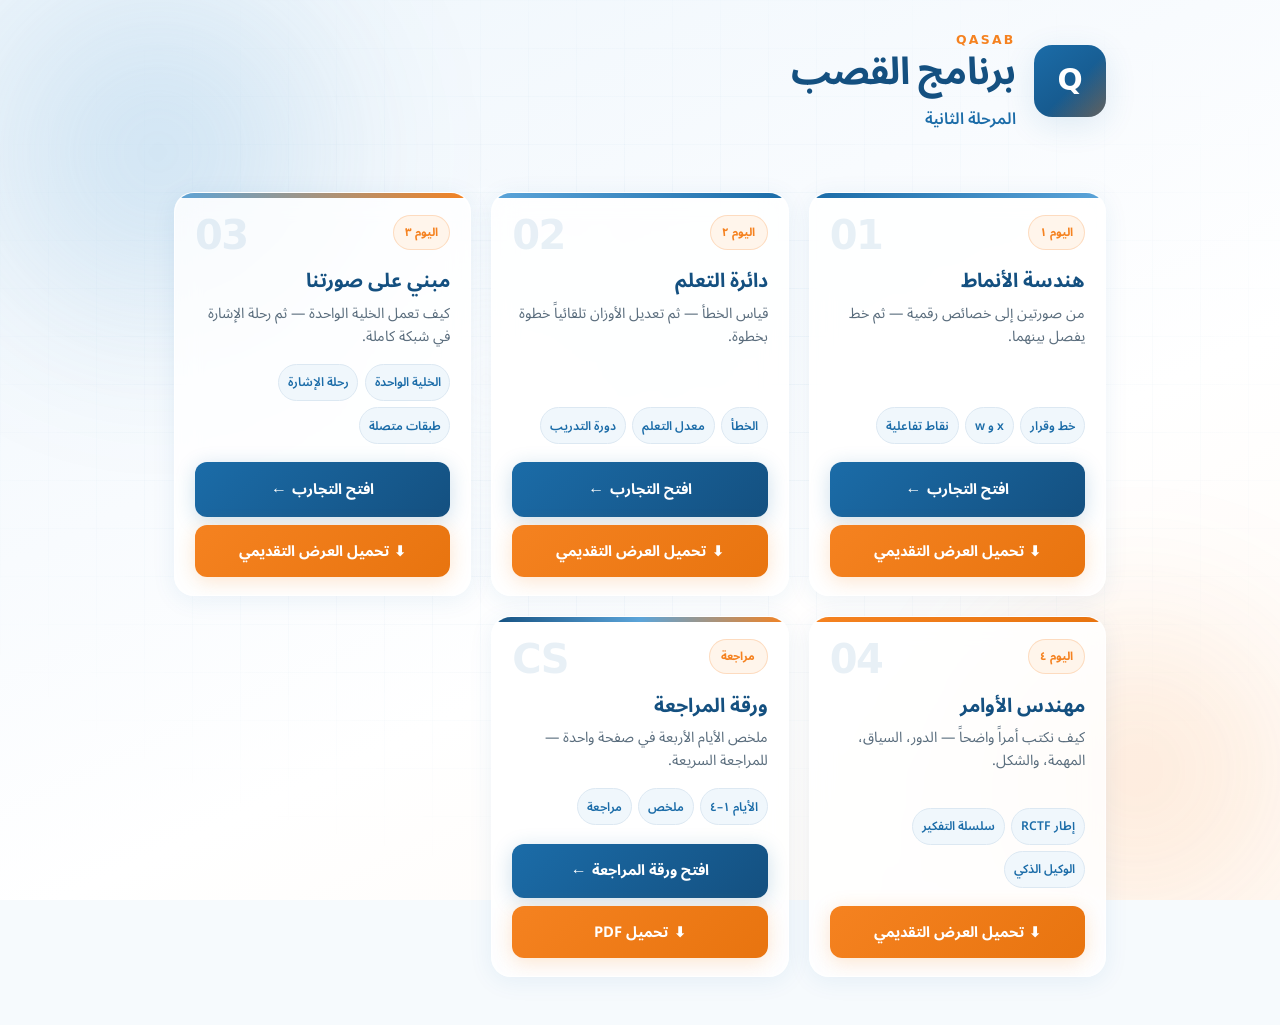
<file: web/index.html>
<!DOCTYPE html>
<html lang="ar" dir="rtl" class="hub-page">
<head>
  <meta charset="UTF-8" />
  <meta name="viewport" content="width=device-width, initial-scale=1.0" />
  <title>برنامج القصب — المرحلة الثانية</title>
  <link rel="preconnect" href="https://fonts.googleapis.com" />
  <link href="https://fonts.googleapis.com/css2?family=Noto+Sans+Arabic:wght@400;600;700&display=swap" rel="stylesheet" />
  <link rel="stylesheet" href="css/qasab.css" />
</head>
<body class="hub-page">
  <div class="hub-bg" aria-hidden="true">
    <div class="hub-bg-grid"></div>
    <div class="hub-bg-glow hub-bg-glow--blue"></div>
    <div class="hub-bg-glow hub-bg-glow--orange"></div>
    <div class="hub-bg-glow hub-bg-glow--soft"></div>
  </div>
  <div class="hub-shell">
    <header class="hub-hero">
      <div class="hub-brand-block">
        <div class="brand-mark brand-mark--lg" aria-hidden="true">
          <span class="brand-mark-inner">Q</span>
        </div>
        <div class="hub-titles">
          <p class="hub-brand-en">QASAB</p>
          <h1>برنامج القصب</h1>
          <p class="hub-stage">المرحلة الثانية</p>
        </div>
      </div>
    </header>

    <main class="hub-days">
      <article class="day-card day-card--1">
        <div class="day-card-top">
          <span class="day-card-badge">اليوم ١</span>
          <span class="day-card-num">01</span>
        </div>
        <h2>هندسة الأنماط</h2>
        <p class="day-card-desc">من صورتين إلى خصائص رقمية — ثم خط يفصل بينهما.</p>
        <ul class="day-tags">
          <li>خط وقرار</li>
          <li>x و w</li>
          <li>نقاط تفاعلية</li>
        </ul>
        <div class="day-card-actions">
          <a class="day-card-btn day-card-btn--primary" href="day-1.html">افتح التجارب</a>
          <a
            class="day-card-btn day-card-btn--dl"
            href="slides/day-1.pdf"
            download="1هندسة_الأنماط.pdf"
          >تحميل العرض التقديمي</a>
        </div>
      </article>

      <article class="day-card day-card--2">
        <div class="day-card-top">
          <span class="day-card-badge">اليوم ٢</span>
          <span class="day-card-num">02</span>
        </div>
        <h2>دائرة التعلم</h2>
        <p class="day-card-desc">قياس الخطأ — ثم تعديل الأوزان تلقائياً خطوة بخطوة.</p>
        <ul class="day-tags">
          <li>الخطأ</li>
          <li>معدل التعلم</li>
          <li>دورة التدريب</li>
        </ul>
        <div class="day-card-actions">
          <a class="day-card-btn day-card-btn--primary" href="day-2.html">افتح التجارب</a>
          <a
            class="day-card-btn day-card-btn--dl"
            href="slides/day-2.pdf"
            download="2دائرة_التعلم.pdf"
          >تحميل العرض التقديمي</a>
        </div>
      </article>

      <article class="day-card day-card--3">
        <div class="day-card-top">
          <span class="day-card-badge">اليوم ٣</span>
          <span class="day-card-num">03</span>
        </div>
        <h2>مبني على صورتنا</h2>
        <p class="day-card-desc">كيف تعمل الخلية الواحدة — ثم رحلة الإشارة في شبكة كاملة.</p>
        <ul class="day-tags">
          <li>الخلية الواحدة</li>
          <li>رحلة الإشارة</li>
          <li>طبقات متصلة</li>
        </ul>
        <div class="day-card-actions">
          <a class="day-card-btn day-card-btn--primary" href="day-3.html">افتح التجارب</a>
          <a
            class="day-card-btn day-card-btn--dl"
            href="slides/day-3.pdf"
            download="3مبني_على_صورتنا.pdf"
          >تحميل العرض التقديمي</a>
        </div>
      </article>

      <article class="day-card day-card--4">
        <div class="day-card-top">
          <span class="day-card-badge">اليوم ٤</span>
          <span class="day-card-num">04</span>
        </div>
        <h2>مهندس الأوامر</h2>
        <p class="day-card-desc">كيف نكتب أمراً واضحاً — الدور، السياق، المهمة، والشكل.</p>
        <ul class="day-tags">
          <li>إطار RCTF</li>
          <li>سلسلة التفكير</li>
          <li>الوكيل الذكي</li>
        </ul>
        <div class="day-card-actions">
          <a
            class="day-card-btn day-card-btn--dl"
            href="slides/day-4.pdf"
            download="4مهندس_الأوامر.pdf"
          >تحميل العرض التقديمي</a>
        </div>
      </article>

      <article class="day-card day-card--cheatsheet">
        <div class="day-card-top">
          <span class="day-card-badge">مراجعة</span>
          <span class="day-card-num">CS</span>
        </div>
        <h2>ورقة المراجعة</h2>
        <p class="day-card-desc">ملخص الأيام الأربعة في صفحة واحدة — للمراجعة السريعة.</p>
        <ul class="day-tags">
          <li>الأيام ١–٤</li>
          <li>ملخص</li>
          <li>مراجعة</li>
        </ul>
        <div class="day-card-actions">
          <a class="day-card-btn day-card-btn--primary" href="cheatsheet.html">افتح ورقة المراجعة</a>
          <a
            class="day-card-btn day-card-btn--dl"
            href="slides/cheatsheet.pdf"
            download="ورقة_المراجعة.pdf"
          >تحميل PDF</a>
        </div>
      </article>
    </main>
  </div>
  <script type="module">
    document.querySelectorAll("a.day-card-btn--dl").forEach((btn) => {
      btn.addEventListener("click", async (e) => {
        e.preventDefault();
        const url = btn.getAttribute("href");
        const name = btn.getAttribute("download") || "presentation.pdf";
        try {
          const res = await fetch(url);
          const blob = await res.blob();
          const objectUrl = URL.createObjectURL(blob);
          const a = document.createElement("a");
          a.href = objectUrl;
          a.download = name;
          document.body.appendChild(a);
          a.click();
          a.remove();
          URL.revokeObjectURL(objectUrl);
        } catch {
          window.location.assign(url);
        }
      });
    });
  </script>
</body>
</html>
</file>
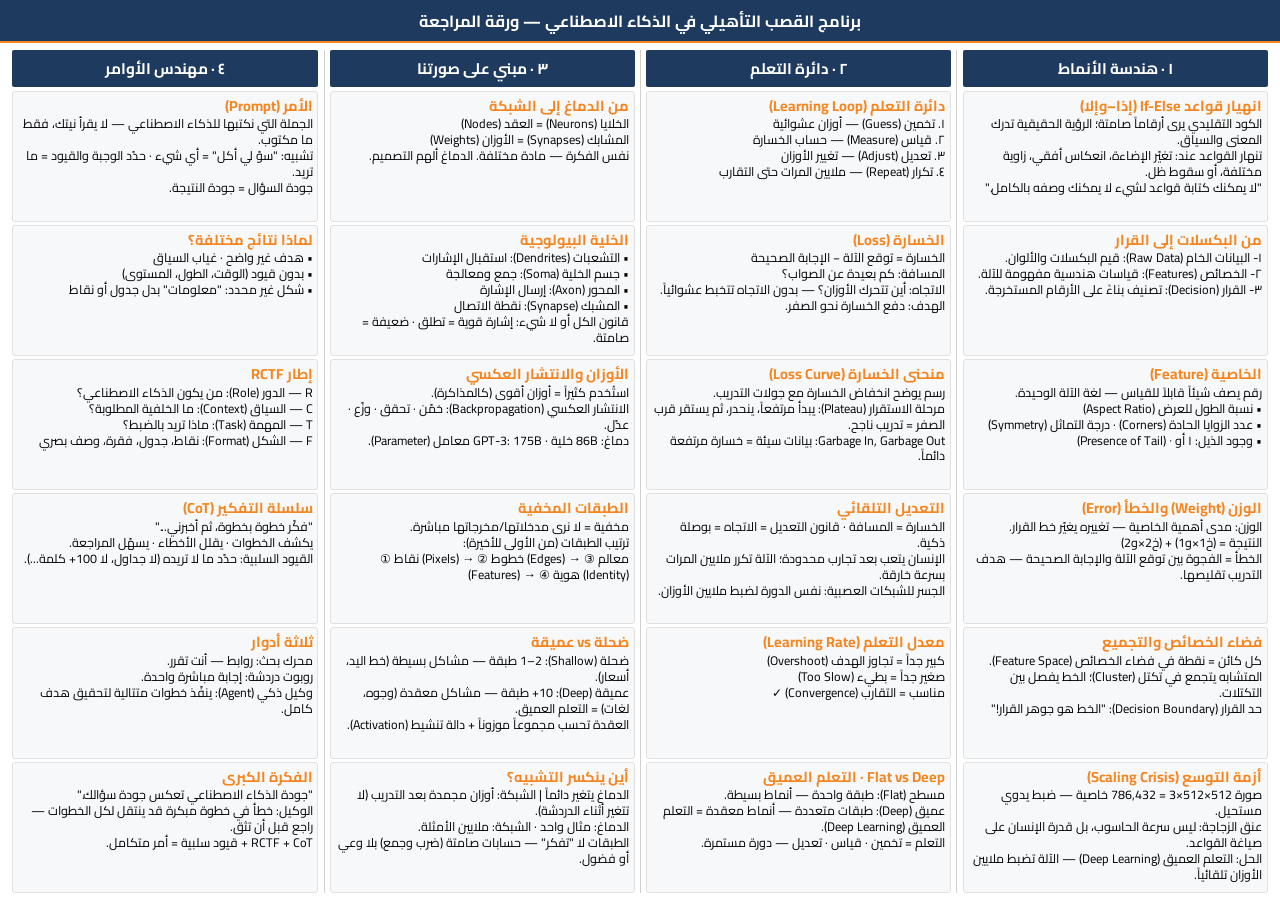
<file: cheatsheet/cheatsheet.html>
<!DOCTYPE html>
<html lang="ar" dir="rtl">
<head>
    <meta charset="UTF-8">
    <meta name="viewport" content="width=device-width, initial-scale=1.0" />
    <title>برنامج القصب التأهيلي في الذكاء الاصطناعي — ورقة المراجعة</title>
    <link rel="preconnect" href="https://fonts.googleapis.com" />
    <link href="https://fonts.googleapis.com/css2?family=Cairo:wght@400;700&display=swap" rel="stylesheet" />
    <style>
        :root {
            --header-h: clamp(2rem, 4.8dvh, 3rem);
            --page-pad: clamp(0.25rem, 0.8dvh, 0.6rem);
            --col-gap: clamp(0.15rem, 0.35dvh, 0.4rem);
            --card-pad: clamp(0.2rem, 0.55dvh, 0.45rem);
        }

        * {
            box-sizing: border-box;
        }

        html,
        body {
            font-family: 'Cairo', sans-serif;
            background-color: white;
            color: black;
            margin: 0;
            padding: 0;
            width: 100%;
            height: 100%;
            overflow: hidden;
            -webkit-print-color-adjust: exact;
            print-color-adjust: exact;
        }

        .sheet {
            display: flex;
            flex-direction: column;
            width: 100vw;
            height: 100dvh;
            overflow: hidden;
        }

        .header-banner {
            flex: 0 0 var(--header-h);
            background-color: #1E3A5F;
            color: white;
            display: flex;
            align-items: center;
            justify-content: center;
            font-size: clamp(0.75rem, 1.8dvh, 1.15rem);
            font-weight: bold;
            border-bottom: 2px solid #F5851F;
            -webkit-print-color-adjust: exact;
            print-color-adjust: exact;
        }

        .main-container {
            flex: 1;
            min-height: 0;
            display: grid;
            grid-template-columns: repeat(4, 1fr);
            padding: var(--page-pad);
            gap: 0;
            overflow: hidden;
        }

        .column {
            display: flex;
            flex-direction: column;
            min-height: 0;
            padding: 0 clamp(0.15rem, 0.4vw, 0.35rem);
            border-left: 1px solid #d0d0d0;
            overflow: hidden;
        }

        .column:last-child {
            border-left: none;
        }

        .col-header {
            flex: 0 0 auto;
            background-color: #1E3A5F;
            color: white;
            font-size: calc(var(--font-factor, 1.15) * 1.35dvh);
            font-weight: bold;
            text-align: center;
            padding: clamp(0.15rem, 0.45dvh, 0.35rem) 0.25rem;
            margin-bottom: var(--col-gap);
            border-radius: 2px;
            -webkit-print-color-adjust: exact;
            print-color-adjust: exact;
        }

        .cards {
            flex: 1;
            min-height: 0;
            display: flex;
            flex-direction: column;
            gap: var(--col-gap);
            overflow: hidden;
        }

        .card {
            flex: 1 1 0;
            min-height: 0;
            display: flex;
            flex-direction: column;
            background-color: #F7F8FA;
            border: 1px solid #E0E0E0;
            border-radius: 3px;
            padding: var(--card-pad);
            overflow: hidden;
            -webkit-print-color-adjust: exact;
            print-color-adjust: exact;
        }

        .card-title {
            flex: 0 0 auto;
            color: #F5851F;
            font-size: calc(var(--font-factor, 1.15) * 1.28dvh);
            font-weight: bold;
            margin: 0 0 clamp(0.1rem, 0.25dvh, 0.2rem);
            line-height: 1.2;
            -webkit-print-color-adjust: exact;
            print-color-adjust: exact;
        }

        .card-body {
            flex: 1;
            min-height: 0;
            font-size: calc(var(--font-factor, 1.15) * 1.1dvh);
            margin: 0;
            line-height: 1.28;
            overflow: hidden;
        }

        .card-body .seq {
            direction: ltr;
            unicode-bidi: embed;
            display: inline;
        }

        .bold-text {
            font-weight: bold;
        }

        @page {
            size: A4 landscape;
            margin: 0;
        }

        @media print {
            html,
            body {
                width: 297mm;
                height: 210mm;
                overflow: hidden;
            }

            .sheet {
                width: 297mm;
                height: 210mm;
            }

            .header-banner,
            .col-header {
                background-color: #1E3A5F !important;
                color: #ffffff !important;
                -webkit-print-color-adjust: exact !important;
                print-color-adjust: exact !important;
            }

            .card {
                background-color: #F7F8FA !important;
                -webkit-print-color-adjust: exact !important;
                print-color-adjust: exact !important;
                page-break-inside: avoid;
            }

            .card-title {
                color: #F5851F !important;
            }

            .main-container,
            .column,
            .cards {
                page-break-inside: avoid;
            }
        }
    </style>
</head>
<body>

<div class="sheet">
    <div class="header-banner">
        برنامج القصب التأهيلي في الذكاء الاصطناعي — ورقة المراجعة
    </div>

    <div class="main-container">
        <div class="column">
            <div class="col-header">١ · هندسة الأنماط</div>
            <div class="cards">
            <div class="card">
                <h3 class="card-title">انهيار قواعد If-Else (إذا–وإلا)</h3>
                <p class="card-body">
                    الكود التقليدي يرى أرقاماً صامتة؛ الرؤية الحقيقية تدرك المعنى والسياق.<br>
                    تنهار القواعد عند: تغيّر الإضاءة، انعكاس أفقي، زاوية مختلفة، أو سقوط ظل.<br>
                    "لا يمكنك كتابة قواعد لشيء لا يمكنك وصفه بالكامل."
                </p>
            </div>

            <div class="card">
                <h3 class="card-title">من البكسلات إلى القرار</h3>
                <p class="card-body">
                    ١- البيانات الخام (Raw Data): قيم البكسلات والألوان.<br>
                    ٢- الخصائص (Features): قياسات هندسية مفهومة للآلة.<br>
                    ٣- القرار (Decision): تصنيف بناءً على الأرقام المستخرجة.
                </p>
            </div>

            <div class="card">
                <h3 class="card-title">الخاصية (Feature)</h3>
                <p class="card-body">
                    رقم يصف شيئاً قابلاً للقياس — لغة الآلة الوحيدة.<br>
                    • نسبة الطول للعرض (Aspect Ratio)<br>
                    • عدد الزوايا الحادة (Corners) · درجة التماثل (Symmetry)<br>
                    • وجود الذيل: ١ أو ٠ (Presence of Tail)
                </p>
            </div>

            <div class="card">
                <h3 class="card-title">الوزن (Weight) والخطأ (Error)</h3>
                <p class="card-body">
                    الوزن: مدى أهمية الخاصية — تغييره يغيّر خط القرار.<br>
                    النتيجة = (خ1×و1) + (خ2×و2)<br>
                    الخطأ = الفجوة بين توقع الآلة والإجابة الصحيحة — هدف التدريب تقليصها.
                </p>
            </div>

            <div class="card">
                <h3 class="card-title">فضاء الخصائص والتجميع</h3>
                <p class="card-body">
                    كل كائن = نقطة في فضاء الخصائص (Feature Space).<br>
                    المتشابه يتجمع في تكتل (Cluster)؛ الخط يفصل بين التكتلات.<br>
                    حد القرار (Decision Boundary): "الخط هو جوهر القرار!"
                </p>
            </div>

            <div class="card">
                <h3 class="card-title">أزمة التوسع (Scaling Crisis)</h3>
                <p class="card-body">
                    صورة 512×512×3 = 786,432 خاصية — ضبط يدوي مستحيل.<br>
                    عنق الزجاجة: ليس سرعة الحاسوب، بل قدرة الإنسان على صياغة القواعد.<br>
                    الحل: التعلم العميق (Deep Learning) — الآلة تضبط ملايين الأوزان تلقائياً.
                </p>
            </div>
            </div>
        </div>

        <div class="column">
            <div class="col-header">٢ · دائرة التعلم</div>
            <div class="cards">
            <div class="card">
                <h3 class="card-title">دائرة التعلم (Learning Loop)</h3>
                <p class="card-body">
                    ١. تخمين (Guess) — أوزان عشوائية<br>
                    ٢. قياس (Measure) — حساب الخسارة<br>
                    ٣. تعديل (Adjust) — تغيير الأوزان<br>
                    ٤. تكرار (Repeat) — ملايين المرات حتى التقارب
                </p>
            </div>

            <div class="card">
                <h3 class="card-title">الخسارة (Loss)</h3>
                <p class="card-body">
                    الخسارة = توقع الآلة − الإجابة الصحيحة<br>
                    المسافة: كم بعيدة عن الصواب؟<br>
                    الاتجاه: أين تتحرك الأوزان؟ — بدون الاتجاه تتخبط عشوائياً.<br>
                    الهدف: دفع الخسارة نحو الصفر.
                </p>
            </div>

            <div class="card">
                <h3 class="card-title">منحنى الخسارة (Loss Curve)</h3>
                <p class="card-body">
                    رسم يوضح انخفاض الخسارة مع جولات التدريب.<br>
                    مرحلة الاستقرار (Plateau): يبدأ مرتفعاً، ينحدر، ثم يستقر قرب الصفر = تدريب ناجح.<br>
                    Garbage In, Garbage Out: بيانات سيئة = خسارة مرتفعة دائماً.
                </p>
            </div>

            <div class="card">
                <h3 class="card-title">التعديل التلقائي</h3>
                <p class="card-body">
                    الخسارة = المسافة · قانون التعديل = الاتجاه = بوصلة ذكية.<br>
                    الإنسان يتعب بعد تجارب محدودة؛ الآلة تكرر ملايين المرات بسرعة خارقة.<br>
                    الجسر للشبكات العصبية: نفس الدورة لضبط ملايين الأوزان.
                </p>
            </div>

            <div class="card">
                <h3 class="card-title">معدل التعلم (Learning Rate)</h3>
                <p class="card-body">
                    كبير جداً = تجاوز الهدف (Overshoot)<br>
                    صغير جداً = بطيء (Too Slow)<br>
                    مناسب = التقارب (Convergence) ✓
                </p>
            </div>

            <div class="card">
                <h3 class="card-title">Flat vs Deep · التعلم العميق</h3>
                <p class="card-body">
                    مسطح (Flat): طبقة واحدة — أنماط بسيطة.<br>
                    عميق (Deep): طبقات متعددة — أنماط معقدة = التعلم العميق (Deep Learning).<br>
                    التعلم = <span class="seq">تخمين · قياس · تعديل</span> — دورة مستمرة.
                </p>
            </div>
            </div>
        </div>

        <div class="column">
            <div class="col-header">٣ · مبني على صورتنا</div>
            <div class="cards">
            <div class="card">
                <h3 class="card-title">من الدماغ إلى الشبكة</h3>
                <p class="card-body">
                    الخلايا (Neurons) = العقد (Nodes)<br>
                    المشابك (Synapses) = الأوزان (Weights)<br>
                    نفس الفكرة — مادة مختلفة. الدماغ ألهم التصميم.
                </p>
            </div>

            <div class="card">
                <h3 class="card-title">الخلية البيولوجية</h3>
                <p class="card-body">
                    • التشعبات (Dendrites): استقبال الإشارات<br>
                    • جسم الخلية (Soma): جمع ومعالجة<br>
                    • المحور (Axon): إرسال الإشارة<br>
                    • المشبك (Synapse): نقطة الاتصال<br>
                    قانون الكل أو لا شيء: إشارة قوية = تطلق · ضعيفة = صامتة.
                </p>
            </div>

            <div class="card">
                <h3 class="card-title">الأوزان والانتشار العكسي</h3>
                <p class="card-body">
                    استُخدم كثيراً = أوزان أقوى (كالمذاكرة).<br>
                    الانتشار العكسي (Backpropagation): <span class="seq">خمّن · تحقق · وزّع · عدّل</span>.<br>
                    دماغ: 86B خلية · GPT-3: 175B معامل (Parameter).
                </p>
            </div>

            <div class="card">
                <h3 class="card-title">الطبقات المخفية</h3>
                <p class="card-body">
                    مخفية = لا نرى مدخلاتها/مخرجاتها مباشرة.<br>
                    ترتيب الطبقات (من الأولى للأخيرة):<br>
                    <span class="seq">① نقاط (Pixels) → ② خطوط (Edges) → ③ معالم (Features) → ④ هوية (Identity)</span>
                </p>
            </div>

            <div class="card">
                <h3 class="card-title">ضحلة vs عميقة</h3>
                <p class="card-body">
                    ضحلة (Shallow): 1–2 طبقة — مشاكل بسيطة (خط اليد، أسعار).<br>
                    عميقة (Deep): 10+ طبقة — مشاكل معقدة (وجوه، لغات) = التعلم العميق.<br>
                    العقدة تحسب مجموعاً موزوناً + دالة تنشيط (Activation).
                </p>
            </div>

            <div class="card">
                <h3 class="card-title">أين ينكسر التشبيه؟</h3>
                <p class="card-body">
                    الدماغ يتغير دائماً | الشبكة: أوزان مجمدة بعد التدريب (لا تتغير أثناء الدردشة).<br>
                    الدماغ: مثال واحد · الشبكة: ملايين الأمثلة.<br>
                    الطبقات لا "تفكر" — حسابات صامتة (ضرب وجمع) بلا وعي أو فضول.
                </p>
            </div>
            </div>
        </div>

        <div class="column">
            <div class="col-header">٤ · مهندس الأوامر</div>
            <div class="cards">
            <div class="card">
                <h3 class="card-title">الأمر (Prompt)</h3>
                <p class="card-body">
                    الجملة التي نكتبها للذكاء الاصطناعي — لا يقرأ نيتك، فقط ما مكتوب.<br>
                    تشبيه: "سوّ لي أكل" = أي شيء · حدّد الوجبة والقيود = ما تريد.<br>
                    جودة السؤال = جودة النتيجة.
                </p>
            </div>

            <div class="card">
                <h3 class="card-title">لماذا نتائج مختلفة؟</h3>
                <p class="card-body">
                    • هدف غير واضح · غياب السياق<br>
                    • بدون قيود (الوقت، الطول، المستوى)<br>
                    • شكل غير محدد: "معلومات" بدل جدول أو نقاط
                </p>
            </div>

            <div class="card">
                <h3 class="card-title">إطار RCTF</h3>
                <p class="card-body">
                    R — الدور (Role): من يكون الذكاء الاصطناعي؟<br>
                    C — السياق (Context): ما الخلفية المطلوبة؟<br>
                    T — المهمة (Task): ماذا تريد بالضبط؟<br>
                    F — الشكل (Format): نقاط، جدول، فقرة، وصف بصري
                </p>
            </div>

            <div class="card">
                <h3 class="card-title">سلسلة التفكير (CoT)</h3>
                <p class="card-body">
                    "فكّر خطوة بخطوة، ثم أخبرني..."<br>
                    يكشف الخطوات · يقلل الأخطاء · يسهّل المراجعة.<br>
                    القيود السلبية: حدّد ما لا تريده (لا جداول، لا 100+ كلمة...).
                </p>
            </div>

            <div class="card">
                <h3 class="card-title">ثلاثة أدوار</h3>
                <p class="card-body">
                    محرك بحث: روابط — أنت تقرر.<br>
                    روبوت دردشة: إجابة مباشرة واحدة.<br>
                    وكيل ذكي (Agent): ينفّذ خطوات متتالية لتحقيق هدف كامل.
                </p>
            </div>

            <div class="card">
                <h3 class="card-title">الفكرة الكبرى</h3>
                <p class="card-body">
                    "جودة الذكاء الاصطناعي تعكس جودة سؤالك."<br>
                    الوكيل: خطأ في خطوة مبكرة قد ينتقل لكل الخطوات — راجع قبل أن تثق.<br>
                    RCTF + CoT + قيود سلبية = أمر متكامل.
                </p>
            </div>
            </div>
        </div>
    </div>
</div>

<script>
(function () {
  const root = document.documentElement;

  function cardsFit() {
    return [...document.querySelectorAll(".card-body")].every(
      (el) => el.scrollHeight <= el.clientHeight + 1
    );
  }

  function fitToScreen() {
    let factor = 1.28;
    root.style.setProperty("--font-factor", String(factor));

    while (!cardsFit() && factor > 0.82) {
      factor -= 0.02;
      root.style.setProperty("--font-factor", String(factor));
    }
  }

  window.addEventListener("load", fitToScreen);
  window.addEventListener("resize", fitToScreen);
})();
</script>

</body>
</html>
</file>
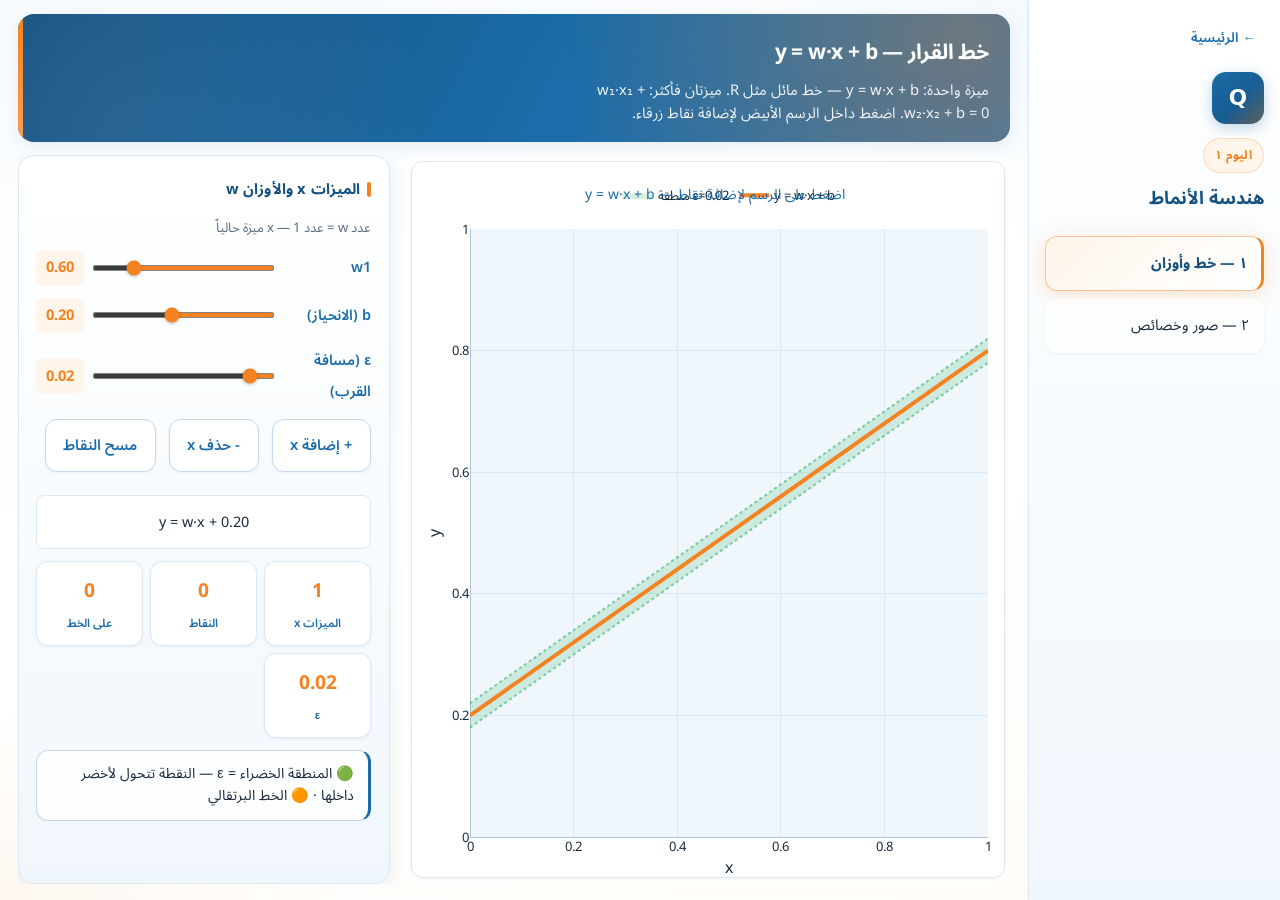
<file: web/day-1.html>
<!DOCTYPE html>
<html lang="ar" dir="rtl">
<head>
  <meta charset="UTF-8" />
  <meta name="viewport" content="width=device-width, initial-scale=1.0" />
  <title>اليوم ١ — هندسة الأنماط | برنامج القصب</title>
  <link rel="preconnect" href="https://fonts.googleapis.com" />
  <link href="https://fonts.googleapis.com/css2?family=Noto+Sans+Arabic:wght@400;600;700&display=swap" rel="stylesheet" />
  <link rel="stylesheet" href="css/qasab.css" />
  <script src="https://cdn.plot.ly/plotly-2.27.0.min.js"></script>
</head>
<body>
  <div class="app">
    <nav class="nav">
      <a class="nav-back" href="index.html">← الرئيسية</a>
      <div class="brand-mark" aria-hidden="true"><span class="brand-mark-inner">Q</span></div>
      <span class="nav-day">اليوم ١</span>
      <h1>هندسة الأنماط</h1>
      <ul class="nav-tabs" id="nav-tabs">
        <li><button type="button" class="active" data-demo="lineplay">١ — خط وأوزان</button></li>
        <li><button type="button" data-demo="images">٢ — صور وخصائص</button></li>
      </ul>
    </nav>
    <div class="content">
      <div class="header" id="demo-header">
        <h2 id="demo-title">من صورتين إلى بكسلات وخصائص</h2>
        <p id="demo-desc">ارفع صورتين مع تصنيف كل واحدة — شبكة 32×32 — ثم شغّل استخراج الخصائص.</p>
      </div>
      <div class="main">
        <div class="charts" id="charts-area"></div>
        <div class="controls" id="controls-area"></div>
      </div>
    </div>
  </div>
  <script type="module" src="js/day1.js"></script>
</body>
</html>
</file>
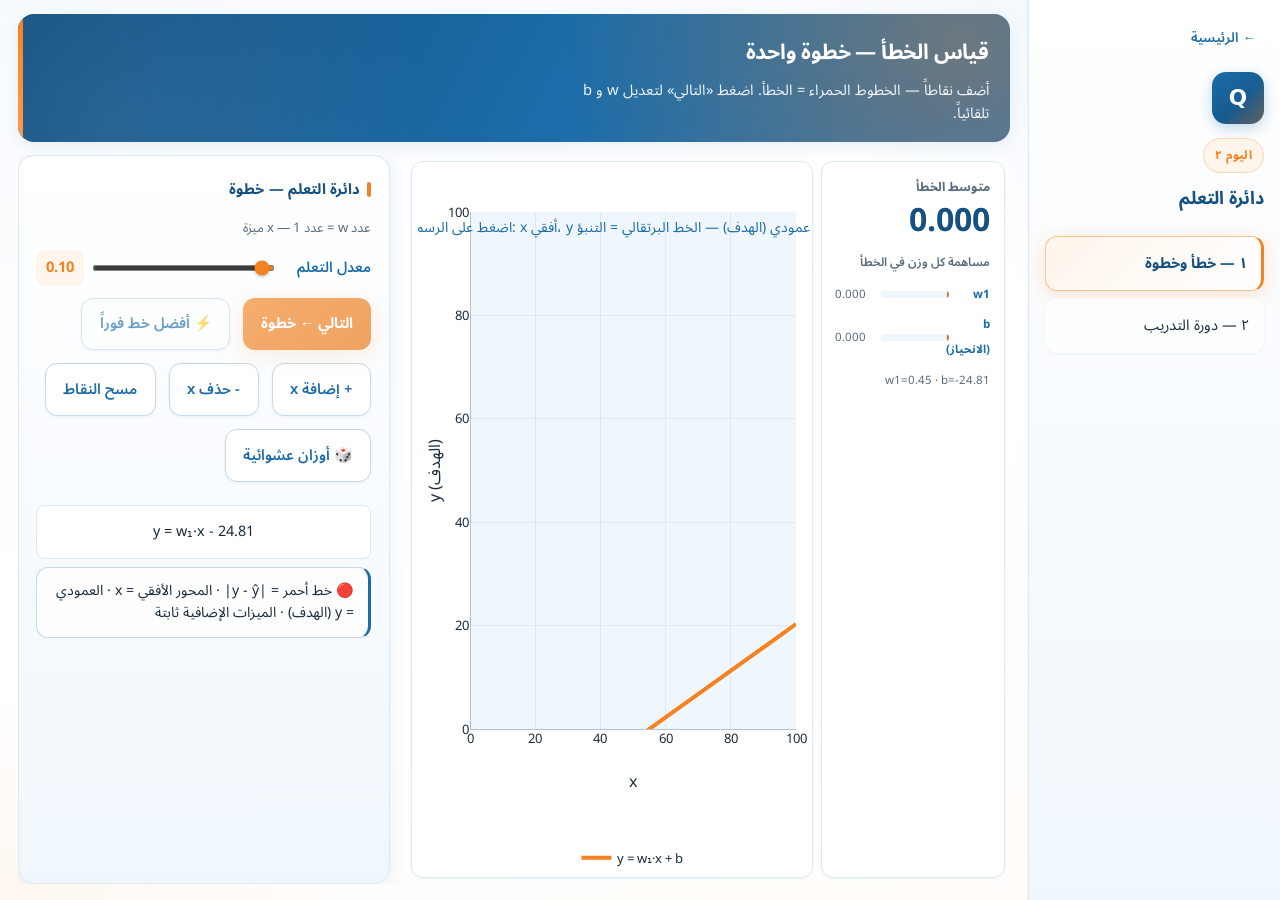
<file: web/day-2.html>
<!DOCTYPE html>
<html lang="ar" dir="rtl">
<head>
  <meta charset="UTF-8" />
  <meta name="viewport" content="width=device-width, initial-scale=1.0" />
  <title>اليوم ٢ — دائرة التعلم | برنامج القصب</title>
  <link rel="preconnect" href="https://fonts.googleapis.com" />
  <link href="https://fonts.googleapis.com/css2?family=Noto+Sans+Arabic:wght@400;600;700&display=swap" rel="stylesheet" />
  <link rel="stylesheet" href="css/qasab.css" />
  <script src="https://cdn.plot.ly/plotly-2.27.0.min.js"></script>
</head>
<body>
  <div class="app">
    <nav class="nav">
      <a class="nav-back" href="index.html">← الرئيسية</a>
      <div class="brand-mark" aria-hidden="true"><span class="brand-mark-inner">Q</span></div>
      <span class="nav-day">اليوم ٢</span>
      <h1>دائرة التعلم</h1>
      <ul class="nav-tabs" id="nav-tabs">
        <li><button type="button" class="active" data-demo="step">١ — خطأ وخطوة</button></li>
        <li><button type="button" data-demo="train">٢ — دورة التدريب</button></li>
      </ul>
    </nav>
    <div class="content">
      <div class="header" id="demo-header">
        <h2 id="demo-title">قياس الخطأ — خطوة واحدة</h2>
        <p id="demo-desc">أضف نقاطاً — الخطوط الحمراء = الخطأ — اضغط «التالي» لتعديل الأوزان تلقائياً.</p>
      </div>
      <div class="main">
        <div class="charts" id="charts-area"></div>
        <div class="controls" id="controls-area"></div>
      </div>
    </div>
  </div>
  <script type="module" src="js/day2.js"></script>
</body>
</html>
</file>
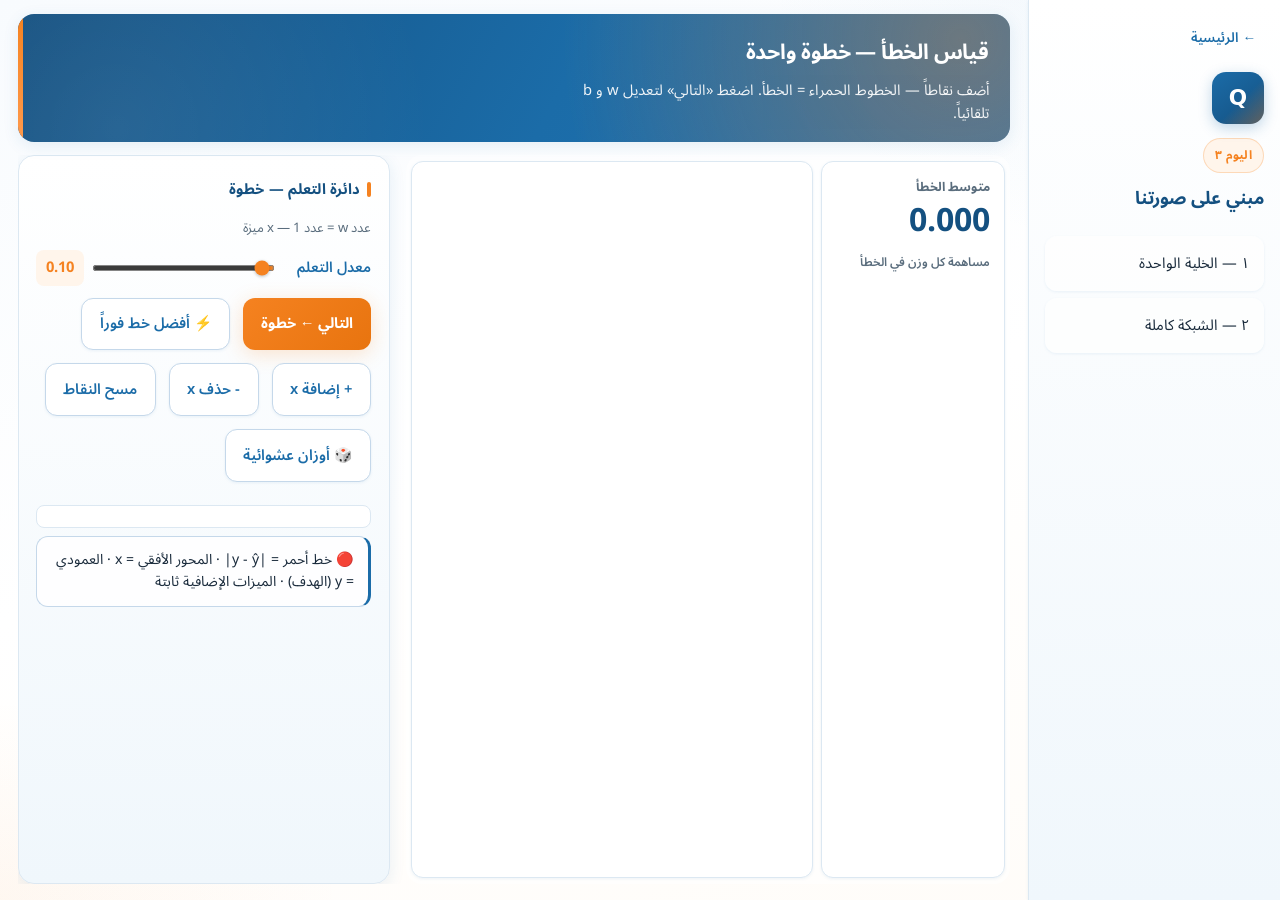
<file: web/day-3.html>
<!DOCTYPE html>
<html lang="ar" dir="rtl">
<head>
  <meta charset="UTF-8" />
  <meta name="viewport" content="width=device-width, initial-scale=1.0" />
  <title>اليوم ٣ — مبني على صورتنا | برنامج القصب</title>
  <link rel="preconnect" href="https://fonts.googleapis.com" />
  <link href="https://fonts.googleapis.com/css2?family=Noto+Sans+Arabic:wght@400;600;700&display=swap" rel="stylesheet" />
  <link rel="stylesheet" href="css/qasab.css" />
</head>
<body>
  <div class="app">
    <nav class="nav">
      <a class="nav-back" href="index.html">← الرئيسية</a>
      <div class="brand-mark" aria-hidden="true"><span class="brand-mark-inner">Q</span></div>
      <span class="nav-day">اليوم ٣</span>
      <h1>مبني على صورتنا</h1>
      <ul class="nav-tabs" id="nav-tabs">
        <li><button type="button" class="active" data-demo="neuron">١ — الخلية الواحدة</button></li>
        <li><button type="button" data-demo="network">٢ — الشبكة كاملة</button></li>
      </ul>
    </nav>
    <div class="content">
      <div class="header">
        <h2 id="demo-title">الخلية العصبية — واحدة فقط</h2>
        <p id="demo-desc">متى تستقبل؟ متى تضيء؟ متى تمرّر الإشارة؟</p>
      </div>
      <div class="main">
        <div class="charts" id="charts-area"></div>
        <div class="controls" id="controls-area"></div>
      </div>
    </div>
  </div>
  <script type="module" src="js/day2.js"></script>
</body>
</html>
</file>
<file: web/css/qasab.css>
/* QASAB — Arabic RTL classroom layout, no page scroll */

:root {
  --white: #ffffff;
  --surface: #f0f7fc;
  --surface-2: #e8f2fa;
  --primary: #1b6ca8;
  --primary-dark: #145080;
  --primary-light: #5ba4d9;
  --accent: #f58220;
  --accent-soft: #fff5eb;
  --text: #1a2b3c;
  --text-muted: #5a6d7d;
  --danger: #e74c3c;
  --border: #dce8f2;
  --border-strong: #c5d8ea;
  --nav-width: 252px;
  --controls-width: 372px;
  --font: "Noto Sans Arabic", "Segoe UI", Tahoma, sans-serif;
  --radius-sm: 8px;
  --radius-md: 12px;
  --radius-lg: 16px;
  --radius-xl: 20px;
  --shadow-sm: 0 1px 3px rgba(27, 108, 168, 0.08);
  --shadow-md: 0 4px 16px rgba(27, 108, 168, 0.1);
  --shadow-lg: 0 8px 32px rgba(27, 108, 168, 0.12);
  --shadow-accent: 0 4px 20px rgba(245, 130, 32, 0.22);
  --ease: cubic-bezier(0.4, 0, 0.2, 1);
}

*,
*::before,
*::after {
  box-sizing: border-box;
}

html,
body {
  height: 100vh;
  overflow: hidden;
  margin: 0;
  padding: 0;
  direction: rtl;
  font-family: var(--font);
  color: var(--text);
  background: var(--white);
  -webkit-font-smoothing: antialiased;
  -moz-osx-font-smoothing: grayscale;
}

a {
  color: var(--primary);
  text-decoration: none;
}

a:hover {
  color: var(--accent);
}

/* App grid: nav | content */
.app {
  display: grid;
  grid-template-columns: var(--nav-width) 1fr;
  height: 100vh;
  overflow: hidden;
  background:
    radial-gradient(ellipse 80% 60% at 100% 0%, rgba(91, 164, 217, 0.08), transparent 50%),
    radial-gradient(ellipse 60% 50% at 0% 100%, rgba(245, 130, 32, 0.05), transparent 45%),
    linear-gradient(165deg, #f8fbfe 0%, #ffffff 50%, #fffcf8 100%);
}

/* Navigation */
.nav {
  background: linear-gradient(180deg, var(--white) 0%, var(--surface) 100%);
  border-left: 1px solid var(--border);
  padding: 1.15rem 1rem;
  display: flex;
  flex-direction: column;
  gap: 0.55rem;
  overflow: hidden;
  box-shadow: var(--shadow-sm);
}

.nav-logo,
.brand-mark {
  width: 52px;
  height: 52px;
  margin-bottom: 0.35rem;
  flex-shrink: 0;
}

.brand-mark {
  display: flex;
  align-items: center;
  justify-content: center;
  border-radius: 14px;
  background: linear-gradient(145deg, var(--primary) 0%, var(--primary-dark) 100%);
  box-shadow: 0 4px 14px rgba(27, 108, 168, 0.28);
  position: relative;
  overflow: hidden;
}

.brand-mark::after {
  content: "";
  position: absolute;
  inset: 0;
  background: linear-gradient(135deg, transparent 55%, rgba(245, 130, 32, 0.35) 100%);
  pointer-events: none;
}

.brand-mark-inner {
  position: relative;
  z-index: 1;
  font-size: 1.35rem;
  font-weight: 700;
  color: var(--white);
  font-family: system-ui, sans-serif;
  line-height: 1;
}

.brand-mark--lg {
  width: 72px;
  height: 72px;
  border-radius: 18px;
  box-shadow: var(--shadow-lg);
}

.brand-mark--lg .brand-mark-inner {
  font-size: 1.85rem;
}

.nav-day {
  font-size: 0.75rem;
  font-weight: 700;
  color: var(--accent);
  background: var(--accent-soft);
  padding: 0.25rem 0.7rem;
  border-radius: 999px;
  display: inline-block;
  width: fit-content;
  border: 1px solid rgba(245, 130, 32, 0.25);
  letter-spacing: 0.02em;
}

.nav h1 {
  font-size: 1.12rem;
  color: var(--primary-dark);
  margin: 0.2rem 0 0.65rem;
  line-height: 1.45;
  font-weight: 700;
}

.nav-tabs {
  list-style: none;
  padding: 0;
  margin: 0.35rem 0;
  flex: 1;
}

.nav-tabs li {
  margin-bottom: 0.4rem;
}

.nav-tabs button {
  width: 100%;
  text-align: right;
  padding: 0.7rem 0.85rem;
  border: 1px solid transparent;
  border-radius: var(--radius-md);
  background: rgba(255, 255, 255, 0.7);
  color: var(--text);
  font-family: var(--font);
  font-size: 0.92rem;
  cursor: pointer;
  transition: all 0.2s var(--ease);
  box-shadow: var(--shadow-sm);
}

.nav-tabs button:hover {
  border-color: var(--primary-light);
  background: var(--white);
  transform: translateX(-2px);
}

.nav-tabs button.active {
  border-color: rgba(245, 130, 32, 0.45);
  background: linear-gradient(135deg, var(--accent-soft) 0%, #fff 100%);
  font-weight: 700;
  color: var(--primary-dark);
  box-shadow: var(--shadow-accent);
  border-right: 3px solid var(--accent);
}

.sub-tabs {
  display: flex;
  gap: 0.5rem;
  margin-top: 0.75rem;
  flex-wrap: wrap;
}

.sub-tabs button {
  padding: 0.45rem 0.85rem;
  border: 1px solid var(--border);
  border-radius: var(--radius-sm);
  background: var(--white);
  color: var(--text);
  font-family: var(--font);
  font-size: 0.85rem;
  cursor: pointer;
}

.sub-tabs button.active {
  border-color: var(--primary);
  background: var(--surface);
  color: var(--primary-dark);
  font-weight: 700;
}

.btn-row {
  display: flex;
  flex-wrap: wrap;
  gap: 0.45rem;
  margin-top: 0.65rem;
}

.hint-inline {
  font-size: 0.82rem;
  color: var(--text-muted);
  margin: 0.25rem 0 0.5rem;
}

.nav-note {
  font-size: 0.78rem;
  color: var(--text-muted);
  line-height: 1.55;
  margin-top: auto;
  padding-top: 0.85rem;
  border-top: 1px solid var(--border);
}

.nav-note code {
  font-size: 0.72rem;
  background: var(--white);
  padding: 0.15rem 0.35rem;
  border-radius: 4px;
  display: block;
  margin-top: 0.25rem;
  word-break: break-all;
}

.nav-back {
  display: inline-flex;
  align-items: center;
  gap: 0.25rem;
  font-size: 0.84rem;
  font-weight: 600;
  margin-bottom: 0.35rem;
  padding: 0.35rem 0.5rem;
  border-radius: var(--radius-sm);
  transition: background 0.15s var(--ease);
}

.nav-back:hover {
  background: rgba(27, 108, 168, 0.08);
  color: var(--primary-dark);
}

/* Content area */
.content {
  display: flex;
  flex-direction: column;
  height: 100vh;
  overflow: hidden;
  padding: 0.85rem 1.1rem 1rem;
}

.header {
  position: relative;
  background: linear-gradient(118deg, var(--primary-dark) 0%, var(--primary) 55%, #2474b5 100%);
  color: var(--white);
  padding: 1rem 1.35rem;
  border-radius: var(--radius-lg);
  margin-bottom: 0.85rem;
  flex-shrink: 0;
  box-shadow: var(--shadow-md);
  overflow: hidden;
}

.header::after {
  content: "";
  position: absolute;
  left: 0;
  top: 0;
  bottom: 0;
  width: 5px;
  background: linear-gradient(180deg, var(--accent) 0%, #ff9a4d 100%);
  border-radius: 0 var(--radius-sm) var(--radius-sm) 0;
}

.header::before {
  content: "";
  position: absolute;
  inset: 0;
  background:
    radial-gradient(circle at 95% 20%, rgba(245, 130, 32, 0.35), transparent 42%),
    radial-gradient(circle at 10% 90%, rgba(255, 255, 255, 0.08), transparent 35%);
  pointer-events: none;
}

.header h2 {
  position: relative;
  margin: 0;
  font-size: 1.32rem;
  font-weight: 700;
  letter-spacing: -0.01em;
}

.header p {
  position: relative;
  margin: 0.35rem 0 0;
  font-size: 0.92rem;
  opacity: 0.92;
  line-height: 1.55;
  max-width: 52ch;
}

/* Main: chart | controls */
.main {
  display: grid;
  grid-template-columns: minmax(0, 1fr) min(372px, 42%);
  gap: 1rem;
  flex: 1;
  min-height: 0;
  overflow: hidden;
}

.charts {
  display: flex;
  flex-direction: column;
  gap: 0.55rem;
  min-height: 0;
  min-width: 0;
  width: 100%;
  overflow: hidden;
  background: rgba(255, 255, 255, 0.45);
  border-radius: var(--radius-lg);
  padding: 0.35rem;
}

.chart-box {
  flex: 1;
  min-height: 0;
  min-width: 0;
  width: 100%;
  background: var(--white);
  border-radius: var(--radius-md);
  border: 1px solid var(--border);
  padding: 0.35rem;
  box-shadow: var(--shadow-sm);
}

.chart-box.split {
  flex: 0 0 48%;
}

.chart-row {
  display: flex;
  gap: 0.5rem;
  flex: 1;
  min-height: 0;
}

/* Day 1 — weights tuning chart */
.weights-scatter {
  flex: 1;
  min-height: 240px;
  min-width: 0;
  width: 100%;
  overflow: hidden;
}

.weights-scatter .js-plotly-plot,
.weights-scatter .plotly {
  height: 100% !important;
}

.slider-row {
  display: grid;
  grid-template-columns: 5.5rem 1fr 3rem;
  align-items: center;
  gap: 0.5rem;
  margin-bottom: 0.75rem;
}

.slider-label {
  font-size: 0.9rem;
  color: var(--primary);
  font-weight: 600;
}

.slider-val {
  font-size: 0.92rem;
  font-weight: 700;
  color: var(--accent);
  text-align: center;
  font-variant-numeric: tabular-nums;
  background: var(--accent-soft);
  padding: 0.15rem 0.35rem;
  border-radius: var(--radius-sm);
  min-width: 2.75rem;
}

.slider-row input[type="range"] {
  margin: 0;
  height: 6px;
  border-radius: 999px;
}

.controls {
  background: linear-gradient(180deg, var(--white) 0%, var(--surface) 100%);
  border-radius: var(--radius-lg);
  border: 1px solid var(--border);
  padding: 1.1rem;
  overflow-y: auto;
  overflow-x: hidden;
  box-shadow: var(--shadow-md);
}

.controls::-webkit-scrollbar {
  width: 5px;
}

.controls::-webkit-scrollbar-thumb {
  background: var(--primary-light);
  border-radius: 999px;
}

.control-group {
  margin-bottom: 1.1rem;
}

.control-group h3 {
  margin: 0 0 0.55rem;
  font-size: 0.92rem;
  font-weight: 700;
  color: var(--primary-dark);
  letter-spacing: 0.01em;
  display: flex;
  align-items: center;
  gap: 0.4rem;
}

.control-group h3::before {
  content: "";
  width: 4px;
  height: 1em;
  background: var(--accent);
  border-radius: 2px;
  flex-shrink: 0;
}

label {
  display: block;
  margin-bottom: 0.65rem;
  font-size: 0.95rem;
}

label.checkbox,
label.toggle {
  display: flex;
  align-items: center;
  gap: 0.5rem;
  cursor: pointer;
}

input[type="range"] {
  width: 100%;
  accent-color: var(--accent);
  margin-top: 0.25rem;
  touch-action: none;
  cursor: pointer;
}

input[type="range"]::-webkit-slider-thumb {
  -webkit-appearance: none;
  appearance: none;
  width: 18px;
  height: 18px;
  border-radius: 50%;
  background: var(--accent);
  border: 2px solid var(--white);
  box-shadow: 0 1px 3px rgba(0, 0, 0, 0.2);
  cursor: grab;
}

input[type="range"]:active::-webkit-slider-thumb {
  cursor: grabbing;
  transform: scale(1.1);
}

input[type="checkbox"] {
  width: 18px;
  height: 18px;
  accent-color: var(--accent);
}

select {
  width: 100%;
  padding: 0.5rem;
  font-family: var(--font);
  font-size: 0.95rem;
  border: 2px solid var(--primary);
  border-radius: 8px;
  background: var(--white);
  color: var(--text);
}

.btn {
  display: inline-flex;
  align-items: center;
  justify-content: center;
  gap: 0.35rem;
  padding: 0.62rem 1.1rem;
  border: none;
  border-radius: var(--radius-md);
  font-family: var(--font);
  font-size: 0.92rem;
  font-weight: 600;
  cursor: pointer;
  margin-left: 0.35rem;
  margin-bottom: 0.35rem;
  transition: transform 0.15s var(--ease), box-shadow 0.15s var(--ease), background 0.15s var(--ease);
}

.btn:hover:not(:disabled) {
  transform: translateY(-1px);
}

.btn:active:not(:disabled) {
  transform: translateY(0);
}

.btn:disabled {
  opacity: 0.65;
  cursor: not-allowed;
}

.btn-primary {
  background: linear-gradient(135deg, var(--accent) 0%, #e8740f 100%);
  color: var(--white);
  font-weight: 700;
  box-shadow: var(--shadow-accent);
}

.btn-primary:hover:not(:disabled) {
  box-shadow: 0 6px 24px rgba(245, 130, 32, 0.35);
}

.btn-secondary {
  background: var(--white);
  color: var(--primary);
  border: 1.5px solid var(--border-strong);
  box-shadow: var(--shadow-sm);
}

.btn-secondary:hover:not(:disabled) {
  border-color: var(--primary-light);
  background: var(--surface);
}

.metrics {
  display: grid;
  grid-template-columns: repeat(3, 1fr);
  gap: 0.45rem;
  margin: 0.75rem 0;
}

.metric {
  background: var(--white);
  border: 1px solid var(--border);
  border-radius: var(--radius-md);
  padding: 0.55rem 0.4rem;
  text-align: center;
  box-shadow: var(--shadow-sm);
}

.metric-value {
  font-size: 1.2rem;
  font-weight: 700;
  color: var(--accent);
  font-variant-numeric: tabular-nums;
}

.metric-label {
  font-size: 0.72rem;
  color: var(--primary);
  font-weight: 600;
}

.info-box,
.warn-box {
  padding: 0.75rem 0.9rem;
  border-radius: var(--radius-md);
  font-size: 0.88rem;
  line-height: 1.6;
  margin: 0.5rem 0;
}

.info-box {
  background: rgba(255, 255, 255, 0.85);
  border: 1px solid var(--border-strong);
  border-right: 3px solid var(--primary);
}

#hint-box .info-box,
#hint-box .warn-box {
  line-height: 1.75;
  font-size: 0.86rem;
}

.warn-box {
  background: var(--accent-soft);
  border: 1px solid rgba(245, 130, 32, 0.35);
  border-right: 3px solid var(--accent);
}

.formula {
  background: var(--white);
  border: 1px solid #dce8f2;
  border-radius: 8px;
  padding: 0.65rem;
  font-size: 0.9rem;
  direction: ltr;
  text-align: center;
  margin: 0.5rem 0;
  overflow-x: auto;
}

.progress-bar {
  height: 8px;
  background: #e0e8f0;
  border-radius: 4px;
  overflow: hidden;
  margin: 0.5rem 0;
}

.progress-fill {
  height: 100%;
  background: var(--primary);
  transition: width 0.2s;
}

.card {
  background: var(--white);
  border: 1px solid var(--border);
  border-right: 4px solid var(--accent);
  border-radius: var(--radius-md);
  padding: 1rem 1.15rem;
  box-shadow: var(--shadow-sm);
}

.card h3 {
  margin: 0 0 0.45rem;
  color: var(--primary-dark);
  font-size: 0.98rem;
}

.card p {
  margin: 0;
  line-height: 1.65;
  color: var(--text-muted);
  font-size: 0.9rem;
}

.feedback {
  border-radius: 10px;
  padding: 0.85rem 1rem;
  margin-top: 0.75rem;
  line-height: 1.5;
}

.feedback.ok {
  border: 3px solid var(--primary);
  background: var(--surface);
}

.feedback.bad {
  border: 3px solid var(--accent);
  background: #fff5eb;
}

.data-table {
  width: 100%;
  border-collapse: collapse;
  font-size: 0.8rem;
  margin-top: 0.5rem;
}

.data-table th,
.data-table td {
  border: 1px solid #dce8f2;
  padding: 0.35rem 0.5rem;
  text-align: right;
}

.data-table th {
  background: linear-gradient(180deg, var(--primary) 0%, var(--primary-dark) 100%);
  color: var(--white);
  font-weight: 600;
}

.data-table tr.current {
  background: #fff5eb;
}

.radio-group label {
  display: flex;
  align-items: flex-start;
  gap: 0.5rem;
  padding: 0.4rem 0;
  cursor: pointer;
}

html.hub-page,
body.hub-page {
  height: auto;
  min-height: 100vh;
  overflow-x: hidden;
  overflow-y: auto;
  position: relative;
  background: #f6fafd;
  -webkit-overflow-scrolling: touch;
}

/* Hub index page */
.hub-bg {
  position: fixed;
  inset: 0;
  z-index: 0;
  overflow: hidden;
  pointer-events: none;
  background:
    linear-gradient(155deg, #eef6fc 0%, #f8fbfe 38%, #ffffff 62%, #fff9f4 100%);
}

.hub-bg-grid {
  position: absolute;
  inset: 0;
  background-image:
    linear-gradient(rgba(27, 108, 168, 0.04) 1px, transparent 1px),
    linear-gradient(90deg, rgba(27, 108, 168, 0.04) 1px, transparent 1px);
  background-size: 48px 48px;
  mask-image: radial-gradient(ellipse 85% 75% at 50% 45%, #000 20%, transparent 72%);
}

.hub-bg-glow {
  position: absolute;
  border-radius: 50%;
  filter: blur(70px);
  opacity: 0.55;
}

.hub-bg-glow--blue {
  width: min(520px, 70vw);
  height: min(520px, 70vw);
  top: -12%;
  left: -8%;
  background: radial-gradient(circle, rgba(91, 164, 217, 0.55) 0%, rgba(27, 108, 168, 0.12) 45%, transparent 70%);
}

.hub-bg-glow--orange {
  width: min(440px, 60vw);
  height: min(440px, 60vw);
  bottom: -10%;
  right: -6%;
  background: radial-gradient(circle, rgba(245, 130, 32, 0.35) 0%, rgba(245, 130, 32, 0.08) 50%, transparent 72%);
}

.hub-bg-glow--soft {
  width: min(360px, 50vw);
  height: min(360px, 50vw);
  top: 42%;
  left: 38%;
  transform: translate(-50%, -50%);
  background: radial-gradient(circle, rgba(255, 255, 255, 0.9) 0%, transparent 65%);
  opacity: 0.85;
  filter: blur(40px);
}

.hub-page {
  min-height: 100vh;
}

.hub-shell {
  position: relative;
  z-index: 1;
  max-width: 980px;
  margin: 0 auto;
  padding: 2rem 1.5rem 3rem;
  min-height: 100vh;
  display: flex;
  flex-direction: column;
  justify-content: center;
  gap: 2.25rem;
}

.hub-hero {
  text-align: right;
}

.hub-brand-block {
  display: flex;
  align-items: center;
  gap: 1.15rem;
  margin-bottom: 1.25rem;
}

.hub-titles h1 {
  color: var(--primary-dark);
  font-size: clamp(1.85rem, 4vw, 2.35rem);
  font-weight: 700;
  margin: 0.15rem 0 0;
  letter-spacing: -0.02em;
  line-height: 1.25;
}

.hub-brand-en {
  margin: 0;
  font-size: 0.78rem;
  font-weight: 700;
  letter-spacing: 0.18em;
  color: var(--accent);
  font-family: system-ui, sans-serif;
}

.hub-stage {
  margin: 0.35rem 0 0;
  font-size: 1rem;
  font-weight: 600;
  color: var(--primary);
}

.hub-days {
  display: grid;
  grid-template-columns: repeat(auto-fit, minmax(240px, 1fr));
  gap: 1.25rem;
}

.day-card {
  position: relative;
  display: flex;
  flex-direction: column;
  background: rgba(255, 255, 255, 0.82);
  backdrop-filter: blur(12px);
  -webkit-backdrop-filter: blur(12px);
  border: 1px solid rgba(255, 255, 255, 0.65);
  border-radius: var(--radius-xl);
  padding: 1.35rem 1.25rem 1.15rem;
  text-decoration: none;
  color: inherit;
  transition: transform 0.22s var(--ease), box-shadow 0.22s var(--ease), border-color 0.22s var(--ease), background 0.22s var(--ease);
  box-shadow:
    0 4px 24px rgba(27, 108, 168, 0.08),
    inset 0 1px 0 rgba(255, 255, 255, 0.9);
  overflow: hidden;
  min-height: 100%;
}

.day-card::before {
  content: "";
  position: absolute;
  top: 0;
  right: 0;
  left: 0;
  height: 5px;
}

.day-card--1::before {
  background: linear-gradient(90deg, var(--primary) 0%, var(--primary-light) 100%);
}

.day-card--3::before {
  background: linear-gradient(90deg, var(--primary-light) 0%, var(--accent) 100%);
}

.day-card--4::before {
  background: linear-gradient(90deg, var(--accent) 0%, #e8740f 100%);
}

.day-card--cheatsheet::before {
  background: linear-gradient(90deg, var(--primary-dark) 0%, var(--primary-light) 50%, var(--accent) 100%);
}

.day-card:hover {
  transform: translateY(-5px);
  background: rgba(255, 255, 255, 0.94);
  box-shadow:
    0 12px 40px rgba(27, 108, 168, 0.14),
    inset 0 1px 0 rgba(255, 255, 255, 1);
  border-color: rgba(91, 164, 217, 0.35);
}

.day-card-top {
  display: flex;
  align-items: flex-start;
  justify-content: space-between;
  margin-bottom: 0.85rem;
}

.day-card-num {
  font-size: 2.5rem;
  font-weight: 700;
  line-height: 1;
  color: rgba(27, 108, 168, 0.1);
  font-family: system-ui, sans-serif;
  letter-spacing: -0.04em;
  user-select: none;
}

.day-card-badge {
  display: inline-block;
  font-size: 0.72rem;
  font-weight: 700;
  color: var(--accent);
  background: var(--accent-soft);
  padding: 0.25rem 0.7rem;
  border-radius: 999px;
  border: 1px solid rgba(245, 130, 32, 0.22);
}

.day-card h2 {
  color: var(--primary-dark);
  margin: 0 0 0.45rem;
  font-size: 1.22rem;
  font-weight: 700;
  line-height: 1.35;
}

.day-card-desc {
  margin: 0 0 1rem;
  font-size: 0.9rem;
  line-height: 1.6;
  color: var(--text-muted);
  flex: 1;
}

.day-tags {
  list-style: none;
  margin: 0 0 1.15rem;
  padding: 0;
  display: flex;
  flex-wrap: wrap;
  gap: 0.4rem;
}

.day-tags li {
  font-size: 0.76rem;
  font-weight: 600;
  color: var(--primary);
  background: var(--surface);
  border: 1px solid var(--border);
  padding: 0.28rem 0.55rem;
  border-radius: 999px;
}

.day-card-cta {
  display: flex;
  align-items: center;
  justify-content: center;
  gap: 0.35rem;
  margin-top: auto;
  padding: 0.65rem 1rem;
  border-radius: var(--radius-md);
  background: linear-gradient(135deg, var(--accent) 0%, #e8740f 100%);
  color: var(--white);
  font-weight: 700;
  font-size: 0.92rem;
  box-shadow: var(--shadow-accent);
  transition: box-shadow 0.2s var(--ease);
}

.day-card:hover .day-card-cta {
  box-shadow: 0 6px 22px rgba(245, 130, 32, 0.38);
}

.day-card-cta::after {
  content: "←";
  font-size: 1rem;
}

.day-card-actions {
  display: flex;
  flex-direction: column;
  gap: 0.5rem;
  margin-top: auto;
}

.day-card-btn {
  display: flex;
  align-items: center;
  justify-content: center;
  gap: 0.35rem;
  padding: 0.65rem 1rem;
  border-radius: var(--radius-md);
  font-weight: 700;
  font-size: 0.92rem;
  text-decoration: none;
  text-align: center;
  transition: box-shadow 0.2s var(--ease), background 0.2s var(--ease), border-color 0.2s var(--ease);
}

.day-card-btn--primary {
  background: linear-gradient(135deg, var(--primary) 0%, var(--primary-dark) 100%);
  color: var(--white);
  box-shadow: 0 4px 20px rgba(27, 108, 168, 0.22);
}

.day-card-btn--primary::after {
  content: "←";
  font-size: 1rem;
}

.day-card-btn--dl {
  background: linear-gradient(135deg, var(--accent) 0%, #e8740f 100%);
  color: var(--white);
  box-shadow: var(--shadow-accent);
}

.day-card-btn--dl::before {
  content: "⬇";
  font-size: 0.85rem;
}

.day-card-btn--primary-off {
  background: #e8ecf0;
  color: #9aa8b5;
  border: 1px solid #d5dde5;
  box-shadow: none;
  cursor: not-allowed;
  opacity: 0.72;
  pointer-events: none;
}

.day-card-btn--primary-off::after {
  content: "←";
  font-size: 1rem;
  opacity: 0.55;
}

.day-card-btn--dl-off {
  background: #e8ecf0;
  color: #9aa8b5;
  border: 1px solid #d5dde5;
  box-shadow: none;
  cursor: not-allowed;
  opacity: 0.72;
  pointer-events: none;
}

.day-card-btn--dl-off::before {
  content: "⬇";
  font-size: 0.85rem;
  opacity: 0.55;
}

.day-card:hover .day-card-btn--primary {
  box-shadow: 0 6px 22px rgba(27, 108, 168, 0.32);
}

.day-card:hover .day-card-btn--dl {
  box-shadow: 0 6px 22px rgba(245, 130, 32, 0.38);
}

@media (max-width: 720px) {
  .hub-shell {
    min-height: auto;
    padding: 1.5rem 1rem 2rem;
    justify-content: flex-start;
  }

  .hub-days {
    grid-template-columns: 1fr;
  }

  .hub-brand-block {
    flex-direction: column;
    align-items: flex-start;
    text-align: right;
  }
}

.hidden {
  display: none !important;
}

/* Day 1 — upload, pixels, feature animation */
.visual-panel {
  display: flex;
  flex-direction: column;
  gap: 0.75rem;
  flex: 1;
  min-height: 0;
  overflow: hidden;
}

.visual-row {
  display: flex;
  align-items: center;
  justify-content: center;
  gap: 0.75rem;
  flex: 0 0 auto;
}

.visual-box {
  background: var(--white);
  border: 1px solid var(--border);
  border-radius: var(--radius-md);
  padding: 0.55rem;
  text-align: center;
  box-shadow: var(--shadow-sm);
}

.visual-label {
  display: block;
  font-size: 0.85rem;
  font-weight: 700;
  color: var(--primary);
  margin-bottom: 0.35rem;
}

.visual-arrow {
  font-size: 1.5rem;
  color: var(--accent);
  font-weight: 700;
}

.pixel-canvas {
  display: block;
  width: 200px;
  height: 200px;
  border-radius: var(--radius-sm);
  image-rendering: pixelated;
  box-shadow: inset 0 0 0 1px var(--border);
}

.pixel-canvas.wide {
  width: 100%;
  max-width: 400px;
  height: auto;
  aspect-ratio: 1;
  margin: 0 auto;
  object-fit: contain;
}

.anim-box {
  flex: 1;
  min-height: 0;
}

.anim-desc {
  font-size: 0.9rem;
  color: #555;
  margin: 0.35rem 0 0;
  line-height: 1.5;
}

.upload-zone {
  display: flex;
  align-items: center;
  justify-content: center;
  min-height: 72px;
  padding: 1rem;
  border: 2px dashed var(--border-strong);
  border-radius: var(--radius-md);
  background: rgba(255, 255, 255, 0.85);
  cursor: pointer;
  text-align: center;
  transition: all 0.2s var(--ease);
  color: var(--text-muted);
  font-size: 0.88rem;
}

.upload-zone:hover {
  border-color: var(--accent);
  background: var(--accent-soft);
  color: var(--primary-dark);
  box-shadow: var(--shadow-sm);
}

.step-dots {
  display: flex;
  gap: 0.45rem;
  margin-bottom: 0.85rem;
}

.step-dots .dot {
  width: 34px;
  height: 34px;
  border-radius: 50%;
  display: flex;
  align-items: center;
  justify-content: center;
  background: var(--white);
  border: 2px solid var(--border-strong);
  font-weight: 700;
  font-size: 0.82rem;
  color: var(--primary);
  cursor: pointer;
  transition: all 0.2s var(--ease);
  box-shadow: var(--shadow-sm);
}

.step-dots .dot:hover {
  border-color: var(--primary-light);
}

.step-dots .dot.active {
  background: linear-gradient(135deg, var(--accent) 0%, #e8740f 100%);
  border-color: var(--accent);
  color: var(--white);
  box-shadow: var(--shadow-accent);
  transform: scale(1.06);
}

/* Day 1 — dual image upload */
.dual-upload {
  display: grid;
  grid-template-columns: 1fr 1fr;
  gap: 0.65rem;
  flex: 0 0 auto;
}

.upload-slot {
  background: var(--white);
  border: 1px solid var(--border);
  border-radius: var(--radius-md);
  padding: 0.7rem;
  box-shadow: var(--shadow-sm);
  transition: border-color 0.2s var(--ease), box-shadow 0.2s var(--ease);
}

.upload-slot.active-slot {
  border-color: rgba(245, 130, 32, 0.5);
  background: linear-gradient(180deg, #fffaf5 0%, var(--white) 100%);
  box-shadow: var(--shadow-accent);
}

.upload-slot h4 {
  margin: 0 0 0.35rem;
  color: var(--primary);
  font-size: 0.95rem;
}

.upload-zone.compact {
  min-height: 48px;
  padding: 0.5rem;
  font-size: 0.85rem;
  margin-bottom: 0.5rem;
}

.mini-canvases {
  display: flex;
  gap: 0.35rem;
  margin-top: 0.35rem;
}

.pixel-canvas.mini {
  width: 90px;
  height: 90px;
  flex: 1;
}

.slot-feat {
  font-size: 0.75rem;
  color: var(--primary);
  margin: 0.35rem 0 0;
}

.slot-tabs {
  display: flex;
  gap: 0.35rem;
}

input[type="text"] {
  width: 100%;
  padding: 0.45rem;
  font-family: var(--font);
  border: 2px solid var(--primary-light);
  border-radius: 6px;
  margin-top: 0.25rem;
}

/* Day 2 — connected NN graph with selective signal flow */
.journey-wrap {
  display: flex;
  flex-direction: column;
  gap: 0.5rem;
  flex: 1;
  min-height: 0;
  overflow: hidden;
}

.nn-graph,
.sn-graph {
  position: relative;
  flex: 1;
  min-height: 280px;
  background: var(--white);
  border: 1px solid var(--border-strong);
  border-radius: var(--radius-lg);
  overflow: hidden;
  box-shadow: var(--shadow-md);
}

.nn-graph::before,
.sn-graph::before {
  content: "";
  position: absolute;
  inset: 0;
  background-image: radial-gradient(circle, var(--border) 1px, transparent 1px);
  background-size: 22px 22px;
  opacity: 0.55;
  z-index: 0;
  pointer-events: none;
}

.sn-graph {
  min-height: 260px;
}

.nn-edges-svg {
  position: absolute;
  inset: 0;
  width: 100%;
  height: 100%;
  pointer-events: none;
  z-index: 1;
}

.nn-edge {
  stroke: #c5d3de;
  stroke-width: 1.2;
  opacity: 0.45;
  fill: none;
  transition: stroke 0.35s, stroke-width 0.35s, opacity 0.35s;
}

.nn-edge.active {
  stroke: var(--accent);
  stroke-width: 2.5;
  opacity: 0.95;
}

.nn-edge.pulse {
  stroke: var(--primary);
  stroke-width: 3;
  opacity: 1;
  filter: drop-shadow(0 0 4px rgba(245, 130, 32, 0.6));
  animation: edgeFlash 0.65s ease-out;
}

.nn-edge.pulse:not(.active) {
  stroke: #90a4ae;
}

@keyframes edgeFlash {
  0% { opacity: 0.35; }
  50% { opacity: 1; }
  100% { opacity: 0.95; }
}

.nn-layers {
  position: relative;
  z-index: 2;
  display: flex;
  align-items: stretch;
  justify-content: space-between;
  height: 100%;
  padding: 0.75rem 0.5rem;
  gap: 0.25rem;
}

.nn-column {
  display: flex;
  flex-direction: column;
  align-items: center;
  gap: 0.4rem;
  flex: 1;
  min-width: 0;
  justify-content: center;
}

.nn-col-title {
  font-size: 0.7rem;
  font-weight: 700;
  color: var(--primary-dark);
  text-align: center;
  letter-spacing: 0.02em;
  background: rgba(255, 255, 255, 0.92);
  padding: 0.22rem 0.55rem;
  border-radius: 999px;
  border: 1px solid var(--border);
  box-shadow: var(--shadow-sm);
}

.nn-stack {
  display: flex;
  flex-direction: column;
  gap: 0.35rem;
  align-items: center;
  justify-content: center;
  flex: 1;
}

.nn-node {
  width: 68px;
  min-height: 68px;
  border-radius: 50%;
  background: linear-gradient(145deg, #eef3f8 0%, #e2eaf2 100%);
  border: 2px solid #b0bec5;
  display: flex;
  flex-direction: column;
  align-items: center;
  justify-content: center;
  gap: 0.1rem;
  padding: 0.2rem;
  opacity: 0.38;
  transition: opacity 0.35s var(--ease), transform 0.35s var(--ease), border-color 0.35s, box-shadow 0.35s, background 0.35s;
}

.nn-node.lit {
  opacity: 1;
  border-color: var(--accent);
  background: linear-gradient(145deg, #fff8f0 0%, var(--accent-soft) 100%);
  box-shadow: 0 0 0 3px rgba(245, 130, 32, 0.15), 0 4px 16px rgba(245, 130, 32, 0.25);
}

.nn-node.passing {
  transform: scale(1.08);
}

.nn-node.winner {
  border-color: var(--primary);
  background: linear-gradient(145deg, var(--surface) 0%, var(--white) 100%);
  box-shadow: 0 0 0 3px rgba(27, 108, 168, 0.15), 0 6px 20px rgba(27, 108, 168, 0.28);
  transform: scale(1.1);
}

.nn-input-node {
  width: 80px;
  min-height: 80px;
  padding: 0.25rem;
}

.nn-input-node img {
  width: 44px;
  height: 44px;
  object-fit: contain;
  border-radius: 4px;
}

.nn-input-node.lit {
  box-shadow: 0 0 18px rgba(245, 130, 32, 0.4);
}

.nn-icon {
  font-size: 1.1rem;
  line-height: 1;
}

.nn-label {
  font-size: 0.58rem;
  font-weight: 700;
  color: var(--text);
  text-align: center;
  line-height: 1.2;
}

.nn-out .nn-label {
  font-size: 0.62rem;
}

.nn-legend {
  display: flex;
  flex-wrap: wrap;
  gap: 0.65rem 1.15rem;
  font-size: 0.76rem;
  color: var(--text-muted);
  padding: 0.45rem 0.65rem;
  background: rgba(255, 255, 255, 0.8);
  border: 1px solid var(--border);
  border-radius: var(--radius-md);
}

.nn-legend span {
  display: flex;
  align-items: center;
  gap: 0.35rem;
}

.nn-legend .leg {
  display: inline-block;
  width: 28px;
  height: 3px;
  border-radius: 2px;
}

.nn-legend .active-line {
  background: var(--accent);
  height: 4px;
}

.nn-legend .idle-line {
  background: #c5d3de;
}

.nn-legend .lit-node {
  width: 14px;
  height: 14px;
  border-radius: 50%;
  background: #fff5eb;
  border: 2px solid var(--accent);
}

.journey-track {
  display: flex;
  flex-direction: column;
  gap: 0.35rem;
  margin: 1rem 0;
}

.journey-step {
  display: flex;
  align-items: center;
  gap: 0.55rem;
  padding: 0.45rem 0.6rem;
  border-radius: var(--radius-sm);
  font-size: 0.82rem;
  color: var(--text-muted);
  transition: background 0.2s var(--ease), color 0.2s var(--ease);
  border: 1px solid transparent;
}

.journey-step.done {
  color: var(--primary);
}

.journey-step.current {
  background: var(--accent-soft);
  color: var(--text);
  font-weight: 700;
  border-color: rgba(245, 130, 32, 0.25);
  border-right: 3px solid var(--accent);
  box-shadow: var(--shadow-sm);
}

.journey-dot {
  width: 10px;
  height: 10px;
  border-radius: 50%;
  background: #dce8f2;
  flex-shrink: 0;
}

.journey-step.done .journey-dot {
  background: var(--primary);
}

.journey-step.current .journey-dot {
  background: var(--accent);
  box-shadow: 0 0 8px var(--accent);
}

.story-card {
  background: var(--white);
  border: 1px solid var(--border);
  border-right: 4px solid var(--primary);
  border-radius: var(--radius-md);
  padding: 1rem 1.05rem;
  margin-bottom: 0.75rem;
  box-shadow: var(--shadow-sm);
}

.story-card h3 {
  margin: 0 0 0.4rem;
  color: var(--primary-dark);
  font-size: 0.98rem;
  font-weight: 700;
}

.story-card p {
  margin: 0;
  line-height: 1.65;
  font-size: 0.9rem;
  color: var(--text-muted);
}

#result-banner {
  flex: 0 0 auto;
}

#result-banner.hidden {
  display: none;
}

.example-picker {
  display: grid;
  grid-template-columns: repeat(3, 1fr);
  gap: 0.5rem;
}

.example-card {
  display: flex;
  flex-direction: column;
  align-items: center;
  gap: 0.3rem;
  padding: 0.6rem;
  background: var(--white);
  border: 1px solid var(--border);
  border-radius: var(--radius-md);
  cursor: pointer;
  font-family: var(--font);
  text-align: center;
  transition: all 0.2s var(--ease);
  box-shadow: var(--shadow-sm);
}

.example-card:hover:not(:disabled) {
  border-color: var(--primary-light);
  transform: translateY(-2px);
  box-shadow: var(--shadow-md);
}

.example-card.selected {
  border-color: rgba(245, 130, 32, 0.55);
  background: linear-gradient(180deg, var(--accent-soft) 0%, var(--white) 100%);
  box-shadow: var(--shadow-accent);
}

.example-card img {
  width: 56px;
  height: 56px;
  border-radius: 6px;
  object-fit: contain;
}

.example-card strong {
  font-size: 0.82rem;
  color: var(--primary);
}

/* Day 2 — single neuron demo */
.single-neuron-wrap {
  display: flex;
  flex-direction: column;
  gap: 0.5rem;
  flex: 1;
  min-height: 0;
}

.sn-row {
  position: relative;
  z-index: 2;
  display: flex;
  align-items: center;
  justify-content: space-around;
  height: 100%;
  padding: 1rem 0.75rem;
  gap: 0.5rem;
}

.sn-col {
  display: flex;
  flex-direction: column;
  align-items: center;
  gap: 0.5rem;
  flex: 1;
}

.sn-col-center {
  flex: 1.2;
}

.sn-neuron-node {
  width: 96px;
  min-height: 96px;
  border-width: 4px;
}

.sn-out-node {
  width: 76px;
  min-height: 76px;
}

.sn-out-node.dim-out {
  opacity: 0.35;
  border-style: dashed;
}

.neuron-picker {
  display: grid;
  grid-template-columns: 1fr 1fr;
  gap: 0.4rem;
}

.neuron-chip {
  display: flex;
  align-items: center;
  gap: 0.35rem;
  padding: 0.5rem 0.55rem;
  background: var(--white);
  border: 1px solid var(--border);
  border-radius: var(--radius-sm);
  font-family: var(--font);
  font-size: 0.78rem;
  cursor: pointer;
  text-align: right;
  transition: all 0.2s var(--ease);
  box-shadow: var(--shadow-sm);
}

.neuron-chip:hover {
  border-color: var(--primary-light);
}

.neuron-chip.selected {
  border-color: rgba(245, 130, 32, 0.5);
  background: var(--accent-soft);
  font-weight: 700;
  box-shadow: var(--shadow-accent);
}

.preset-row {
  display: flex;
  gap: 0.5rem;
  margin-bottom: 0.65rem;
}

.preset-row .btn {
  flex: 1;
}

.btn-sm {
  padding: 0.4rem 0.5rem;
  font-size: 0.85rem;
}

.sn-result {
  text-align: center;
  font-weight: 700;
  font-size: 0.95rem;
  padding: 0.55rem 0.75rem;
  border-radius: 8px;
}

.sn-result.hidden {
  display: none;
}

.sn-result.sn-yes {
  background: linear-gradient(135deg, var(--accent-soft) 0%, #fff 100%);
  color: var(--accent);
  border: 1px solid rgba(245, 130, 32, 0.4);
  box-shadow: var(--shadow-accent);
}

.sn-result.sn-no {
  background: var(--surface);
  color: var(--primary-dark);
  border: 1px solid var(--border-strong);
}

.neuron-track {
  margin-top: 0.75rem;
}

.btn:focus-visible,
.nav-tabs button:focus-visible,
.example-card:focus-visible,
.neuron-chip:focus-visible,
.step-dots .dot:focus-visible {
  outline: 2px solid var(--accent);
  outline-offset: 2px;
}

/* Day 2 — learning loop */
.learn-charts {
  display: flex;
  flex-direction: column;
  gap: 0.5rem;
  flex: 1;
  min-height: 0;
  min-width: 0;
  width: 100%;
}

.learn-plot-row {
  display: flex;
  flex-direction: column;
  gap: 0.5rem;
  flex: 1;
  min-height: 0;
  min-width: 0;
}

@media (min-width: 720px) {
  .learn-plot-row {
    flex-direction: row;
    align-items: stretch;
  }
}

.loss-panel {
  flex: 0 0 auto;
  min-width: 0;
  width: 100%;
  background: var(--white);
  border: 1px solid var(--border);
  border-radius: var(--radius-md);
  padding: 0.75rem 0.85rem;
  box-shadow: var(--shadow-sm);
}

@media (min-width: 720px) {
  .loss-panel {
    width: 11.5rem;
    flex: 0 0 11.5rem;
  }
}

.loss-panel-head {
  font-size: 0.78rem;
  font-weight: 700;
  color: var(--text-muted);
  margin-bottom: 0.25rem;
}

.avg-loss-val {
  font-size: 2rem;
  font-weight: 700;
  color: var(--primary-dark);
  line-height: 1.1;
  margin-bottom: 0.65rem;
}

.loss-panel-sub {
  font-size: 0.75rem;
  font-weight: 600;
  color: var(--text-muted);
  margin-bottom: 0.45rem;
}

.contrib-row {
  display: grid;
  grid-template-columns: 2.2rem 1fr 2.5rem;
  align-items: center;
  gap: 0.35rem;
  margin-bottom: 0.35rem;
  font-size: 0.72rem;
}

.contrib-label {
  font-weight: 700;
  color: var(--primary);
}

.contrib-bar-wrap {
  height: 0.45rem;
  background: var(--surface);
  border-radius: 999px;
  overflow: hidden;
}

.contrib-bar {
  height: 100%;
  background: linear-gradient(90deg, #e74c3c 0%, var(--accent) 100%);
  border-radius: 999px;
  min-width: 2px;
  transition: width 0.25s ease;
}

.contrib-val {
  text-align: left;
  color: var(--text-muted);
  font-variant-numeric: tabular-nums;
}

.weights-readout {
  margin-top: 0.65rem;
  font-size: 0.72rem;
  color: var(--text-muted);
  line-height: 1.45;
  word-break: break-word;
}

.frozen-badge {
  margin-top: 0.55rem;
  font-size: 0.78rem;
  font-weight: 600;
  color: var(--primary-dark);
  background: var(--surface);
  border: 1px solid var(--border);
  border-radius: var(--radius-sm);
  padding: 0.4rem 0.5rem;
}

.learn-main-chart {
  flex: 1;
  min-height: 240px;
  min-width: 0;
  width: 100%;
}

.loss-curve-box {
  flex: 0 0 160px;
  width: 100%;
  min-height: 140px;
  max-height: 180px;
}

.loss-curve-box.hidden {
  display: none;
}

.train-phases {
  display: flex;
  flex-wrap: wrap;
  gap: 0.4rem;
  margin-top: 0.65rem;
}

.train-phase {
  font-size: 0.78rem;
  font-weight: 600;
  padding: 0.3rem 0.65rem;
  border-radius: 999px;
  background: rgba(255, 255, 255, 0.15);
  border: 1px solid rgba(255, 255, 255, 0.35);
  opacity: 0.65;
  transition: opacity 0.2s, background 0.2s;
}

.train-phase.active {
  opacity: 1;
  background: var(--accent);
  border-color: var(--accent);
  color: var(--white);
}

.train-btns {
  margin-bottom: 0.35rem;
}

.day-card--2::before {
  background: linear-gradient(90deg, var(--primary-light) 0%, var(--primary) 100%);
}
</file>
